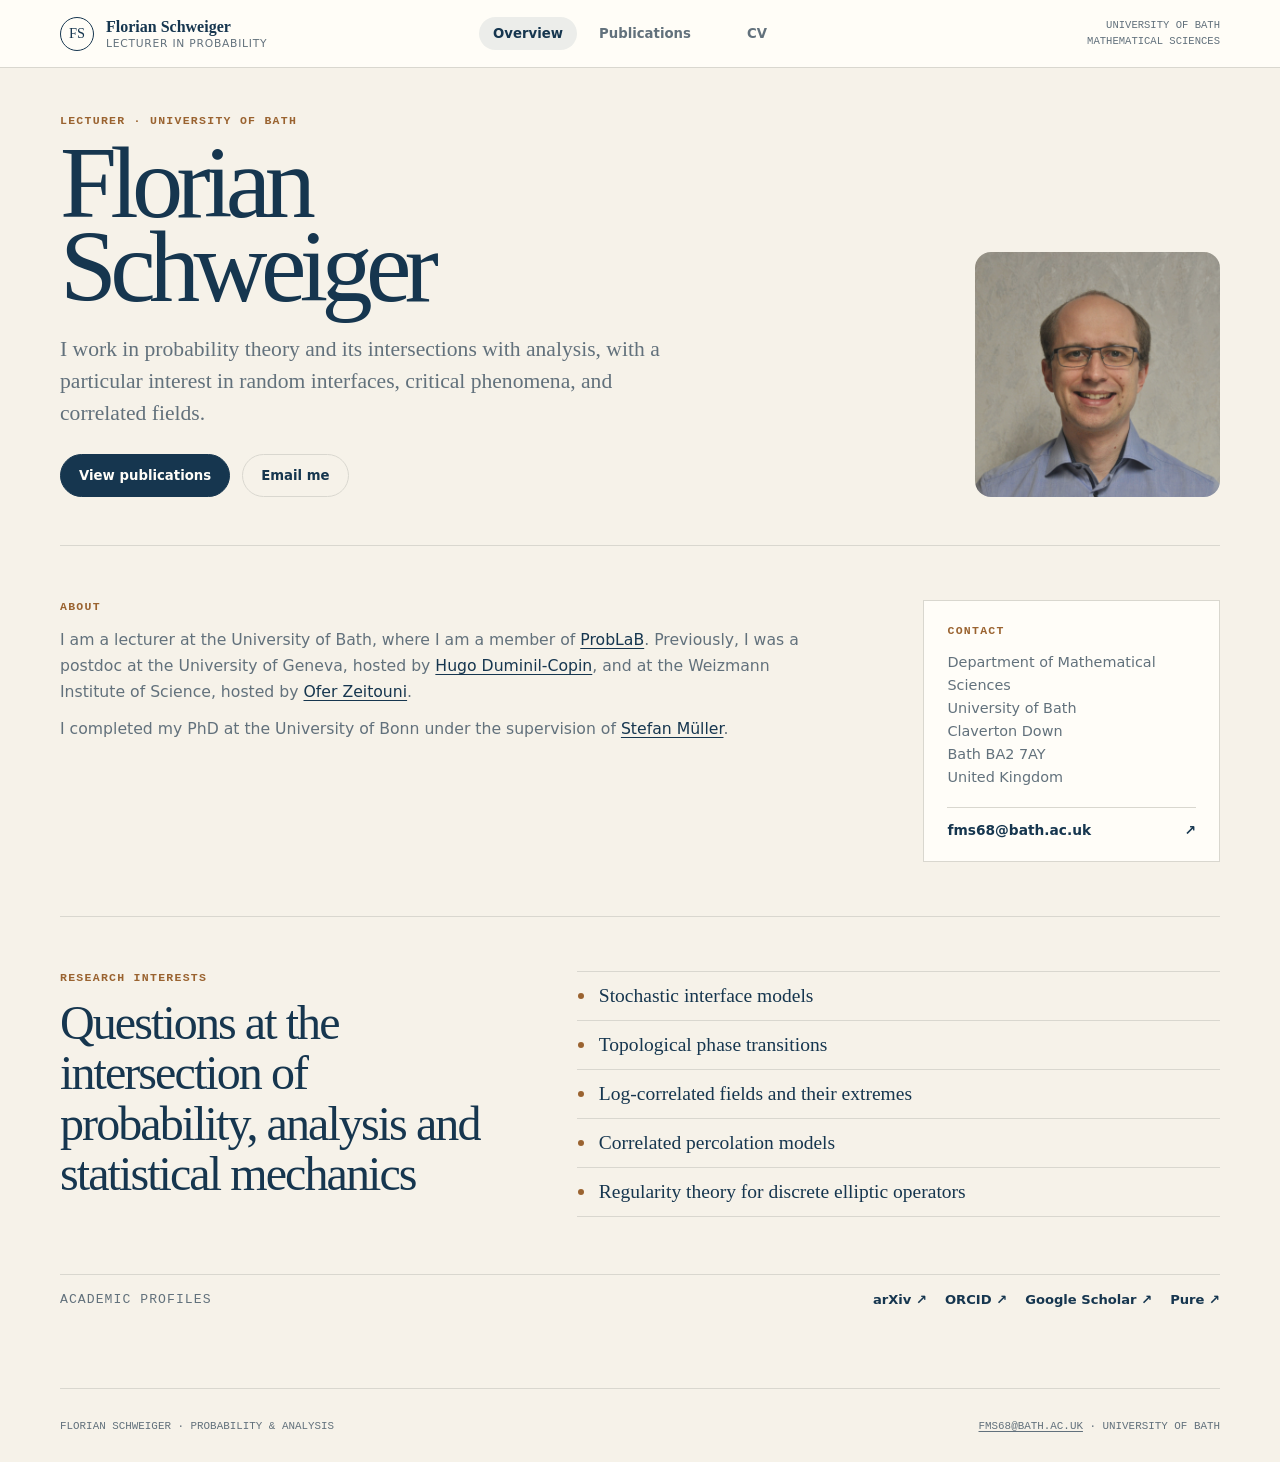
<file: index.html>
<!doctype html>
<html lang="en" data-theme="compact">
<head>
  <meta charset="utf-8">
  <meta name="viewport" content="width=device-width, initial-scale=1">
  <meta name="description" content="Florian Schweiger — probability theory">
  <meta name="theme-color" content="#183b56">
  <title>Florian Schweiger</title>
  <link rel="stylesheet" href="styles.css">
  <script src="site.js" defer></script>
</head>
<body>
  <a class="skip-link" href="#main-content">Skip to content</a>

  <header class="site-header">
    <a class="brand" href="#overview" data-tab-link="overview" aria-label="Florian Schweiger — overview">
      <span class="brand-mark">FS</span>
      <span class="brand-copy"><strong>Florian Schweiger</strong><small>Lecturer in Probability</small></span>
    </a>

    <button class="menu-button" type="button" aria-expanded="false" aria-controls="primary-navigation">
      <span></span><span></span><span></span><span class="sr-only">Open menu</span>
    </button>

    <nav id="primary-navigation" class="primary-nav" aria-label="Primary navigation">
      <a href="#overview" data-tab-link="overview" aria-current="page">Overview</a>
      <a href="#publications" data-tab-link="publications">Publications</a>
      <a href="#cv" data-tab-link="cv">CV</a>
    </nav>

    <div class="header-meta">University of Bath<br>Mathematical Sciences</div>
  </header>

  <main id="main-content">
    <section id="overview" class="page-panel is-active" data-panel="overview" aria-labelledby="overview-title">
      <div class="hero-wrap">
        <div class="hero-copy">
          <p class="eyebrow">Lecturer · University of Bath</p>
          <h1 id="overview-title">Florian<br>Schweiger</h1>
          <p class="lead">I work in probability theory and its intersections with analysis, with a particular interest in random interfaces, critical phenomena, and correlated fields.</p>
          <div class="hero-actions">
            <a class="button primary" href="#publications" data-tab-link="publications">View publications</a>
            <a class="button quiet" href="mailto:fms68@bath.ac.uk">Email me</a>
          </div>
        </div>

        <figure class="portrait-wrap">
          <img src="Florian.JPG" alt="Portrait of Florian Schweiger" width="528" height="528">
        </figure>
      </div>

      <div class="overview-grid">
        <div class="biography content-block">
          <p class="section-label">About</p>
          <p>I am a lecturer at the University of Bath, where I am a member of <a href="https://www.bath.ac.uk/research-centres/probability-laboratory-at-bath/">ProbLaB</a>. Previously, I was a postdoc at the University of Geneva, hosted by <a href="https://www.unige.ch/~duminil/">Hugo Duminil-Copin</a>, and at the Weizmann Institute of Science, hosted by <a href="http://www.wisdom.weizmann.ac.il/~zeitouni/">Ofer Zeitouni</a>.</p>
          <p>I completed my PhD at the University of Bonn under the supervision of <a href="https://www.hcm.uni-bonn.de/people/profile/stefan-mueller/">Stefan Müller</a>.</p>
        </div>

        <aside class="contact-card">
          <p class="section-label">Contact</p>
          <address>
            Department of Mathematical Sciences<br>
            University of Bath<br>
            Claverton Down<br>
            Bath BA2 7AY<br>
            United Kingdom
          </address>
          <a class="contact-link" href="mailto:fms68@bath.ac.uk">fms68@bath.ac.uk <span aria-hidden="true">↗</span></a>
        </aside>
      </div>

      <div class="research-section">
        <div class="research-heading">
          <p class="section-label">Research interests</p>
          <h2>Questions at the intersection of probability, analysis and statistical mechanics</h2>
        </div>
        <ul class="topic-list">
          <li>Stochastic interface models</li>
          <li>Topological phase transitions</li>
          <li>Log-correlated fields and their extremes</li>
          <li>Correlated percolation models</li>
          <li>Regularity theory for discrete elliptic operators</li>
        </ul>
      </div>

      <div class="profile-links" aria-label="Academic profiles">
        <span>Academic profiles</span>
        <a href="https://arxiv.org/a/schweiger_f_1.html">arXiv <span aria-hidden="true">↗</span></a>
        <a href="https://orcid.org/0009-0005-4266-9516">ORCID <span aria-hidden="true">↗</span></a>
        <a href="https://scholar.google.com/citations?user=EttPz_IAAAAJ&amp;hl=de">Google Scholar <span aria-hidden="true">↗</span></a>
	<a href="https://researchportal.bath.ac.uk/en/persons/florian-schweiger/">Pure <span aria-hidden="true">↗</span></a>
      </div>
    </section>

    <section id="publications" class="page-panel" data-panel="publications" aria-labelledby="publications-title">
      <header class="page-intro page-intro--title-only">
        <h1 id="publications-title">Publications</h1>
      </header>

      <div class="publication-list">
        <h2 class="publication-group-title">Preprints &amp; forthcoming</h2>
        <article class="publication">
          <div class="pub-year pub-status">Preprint</div>
          <div class="pub-body"><p class="pub-authors">Simon Buchholz, Codina Cotar, Florian Schweiger</p><h2>Gradient Gibbs measures with non-convex potentials and the universality class of the Gaussian Free Field</h2><p class="pub-journal">Preprint (2026)</p><div class="pub-links"><a href="http://arxiv.org/abs/2608.14526">arXiv:2608.14526</a></div></div>
        </article>
<article class="publication">
          <div class="pub-year pub-status">Preprint</div>
          <div class="pub-body"><p class="pub-authors">Sébastien Ott, Florian Schweiger</p><h2>Quantitative delocalization for solid-on-solid models at high temperature and arbitrary tilt</h2><p class="pub-journal">Preprint (2025)</p><div class="pub-links"><a href="https://arxiv.org/abs/2505.16804">arXiv:2505.16804</a></div></div>
        </article>
        <article class="publication">
          <div class="pub-year pub-status">To appear</div>
          <div class="pub-body"><p class="pub-authors">Florian Schweiger, Wei Wu, Ofer Zeitouni</p><h2>Tightness of the maximum of Ginzburg–Landau fields</h2><p class="pub-journal">Annals of Probability, to appear</p><div class="pub-links"><a href="https://arxiv.org/abs/2403.11500">arXiv:2403.11500</a></div></div>
        </article>

        <h2 class="publication-group-title">Published papers</h2>
        <article class="publication">
          <div class="pub-year">2026</div>
          <div class="pub-body"><p class="pub-authors">Clément Cosco, Shuta Nakajima, Florian Schweiger</p><h2>Asymptotics of the p-capacity in the critical regime</h2><p class="pub-journal">Journal of Convex Analysis 33 (2026), no. 1–2, 13–27</p><div class="pub-links"><a href="https://www.heldermann.de/JCA/JCA33/JCA331/jca33002.htm">Journal</a><a href="https://arxiv.org/abs/2112.03661">arXiv:2112.03661</a></div></div>
        </article>
        <article class="publication">
          <div class="pub-year">2026</div>
          <div class="pub-body"><p class="pub-authors">Nicola De Nitti, Florian Schweiger</p><h2>Scaling limits for fractional polyharmonic Gaussian fields</h2><p class="pub-journal">Annales de l'Institut Henri Poincaré, Probabilités et Statistiques 62 (2026), no. 2, 802–829</p><div class="pub-links"><a href="https://projecteuclid.org/journals/annales-de-linstitut-henri-poincare-probabilites-et-statistiques/volume-62/issue-2/Scaling-limits-for-fractional-polyharmonic-Gaussian-fields/10.1214/24-AIHP1541.short">Journal</a><a href="https://arxiv.org/abs/2301.13781">arXiv:2301.13781</a></div></div>
        </article>
        <article class="publication">
          <div class="pub-year">2024</div>
          <div class="pub-body"><p class="pub-authors">Florian Schweiger</p><h2>Finite range decompositions of Gaussian fields with applications to level-set percolation</h2><p class="pub-journal">Journal of Functional Analysis 286 (2024), no. 5, Paper No. 110285</p><div class="pub-links"><a href="https://www.sciencedirect.com/science/article/pii/S0022123623004421">Journal</a><a href="https://arxiv.org/abs/2212.05756">arXiv:2212.05756</a></div></div>
        </article>
        <article class="publication">
          <div class="pub-year">2024</div>
          <div class="pub-body"><p class="pub-authors">Florian Schweiger, Ofer Zeitouni</p><h2>The maximum of log-correlated Gaussian fields in random environments</h2><p class="pub-journal">Communications on Pure and Applied Mathematics 77 (2024), no. 5, 2778–2859</p><div class="pub-links"><a href="https://onlinelibrary.wiley.com/doi/10.1002/cpa.22181">Journal</a><a href="https://arxiv.org/abs/2205.07210">arXiv:2205.07210</a></div></div>
        </article>
        <article class="publication">
          <div class="pub-year">2021</div>
          <div class="pub-body"><p class="pub-authors">Florian Schweiger</p><h2>Pinning for the critical and supercritical membrane model</h2><p class="pub-journal">Probability and Mathematical Physics 2 (2021), no. 4, 745–820</p><div class="pub-links"><a href="https://msp.org/pmp/2021/2-4/p02.xhtml">Journal</a><a href="https://arxiv.org/abs/2005.14701">arXiv:2005.14701</a></div></div>
        </article>
        <article class="publication">
          <div class="pub-year">2020</div>
          <div class="pub-body"><p class="pub-authors">Florian Schweiger</p><h2>The maximum of the four-dimensional membrane model</h2><p class="pub-journal">Annals of Probability 48 (2020), no. 2, 714–741</p><div class="pub-links"><a href="https://projecteuclid.org/journals/annals-of-probability/volume-48/issue-2/The-maximum-of-the-four-dimensional-membrane-model/10.1214/19-AOP1372.full">Journal</a><a href="https://arxiv.org/abs/1903.02522">arXiv:1903.02522</a></div></div>
        </article>
        <article class="publication">
          <div class="pub-year">2020</div>
          <div class="pub-body"><p class="pub-authors">Stefan Müller, Florian Schweiger, Endre Süli</p><h2>Optimal order finite difference approximation of generalized solutions to the biharmonic equation in a cube</h2><p class="pub-journal">SIAM Journal on Numerical Analysis 58 (2020), no. 1, 298–329</p><div class="pub-links"><a href="https://epubs.siam.org/doi/10.1137/19M1254313">Journal</a><a href="https://arxiv.org/abs/1904.02084">arXiv:1904.02084</a></div></div>
        </article>
        <article class="publication">
          <div class="pub-year">2019</div>
          <div class="pub-body"><p class="pub-authors">Stefan Müller, Florian Schweiger</p><h2>Estimates for the Green's function of the discrete bilaplacian in dimensions 2 and 3</h2><p class="pub-journal">Vietnam Journal of Mathematics 47 (2019), no. 1, 133–181</p><div class="pub-links"><a href="https://link.springer.com/article/10.1007/s10013-018-0325-8">Journal</a><a href="https://arxiv.org/abs/1712.02587">arXiv:1712.02587</a></div></div>
        </article>
        <article class="publication">
          <div class="pub-year">2019</div>
          <div class="pub-body"><p class="pub-authors">Simon Buchholz, Jean-Dominique Deuschel, Noemi Kurt, Florian Schweiger</p><h2>Probability to be positive for the membrane model in dimensions 2 and 3</h2><p class="pub-journal">Electronic Communications in Probability 24 (2019), Paper No. 44</p><div class="pub-links"><a href="https://projecteuclid.org/journals/electronic-communications-in-probability/volume-24/issue-none/Probability-to-be-positive-for-the-membrane-model-in-dimensions/10.1214/19-ECP245.full">Journal</a><a href="https://arxiv.org/abs/1810.05062">arXiv:1810.05062</a></div></div>
        </article>

        <h2 class="publication-group-title">Thesis</h2>
        <article class="publication thesis-publication">
          <div class="pub-year pub-status">Thesis</div>
          <div class="pub-body"><p class="pub-authors">Florian Schweiger</p><h2>On the membrane model and the discrete Bilaplacian</h2><p class="pub-journal">Dissertation, Rheinische Friedrich-Wilhelms-Universität Bonn (2021)</p><div class="pub-links"><a href="https://hdl.handle.net/20.500.11811/9051">BonnDoc</a></div></div>
        </article>
      </div>
    </section>

    <section id="cv" class="page-panel" data-panel="cv" aria-labelledby="cv-title">
      <header class="page-intro page-intro--title-only">
        <h1 id="cv-title">Short CV</h1>
      </header>

      <div class="timeline" aria-label="Curriculum vitae timeline">
        <article class="timeline-item current">
          <div class="timeline-date">2026—</div>
          <div><p class="timeline-type">Current appointment</p><h2>Lecturer</h2><p>Department of Mathematical Sciences<br>University of Bath, United Kingdom</p></div>
        </article>
        <article class="timeline-item">
          <div class="timeline-date">2023—2025</div>
          <div><p class="timeline-type">Academic appointment</p><h2>Postdoctoral researcher</h2><p>University of Geneva, Switzerland<br>Host: Hugo Duminil-Copin</p></div>
        </article>
        <article class="timeline-item">
          <div class="timeline-date">2021—2023</div>
          <div><p class="timeline-type">Academic appointment</p><h2>Postdoctoral researcher</h2><p>Weizmann Institute of Science, Israel<br>Host: Ofer Zeitouni</p></div>
        </article>
        <article class="timeline-item">
          <div class="timeline-date">2016—2020</div>
          <div><p class="timeline-type">Education</p><h2>PhD studies in Mathematics</h2><p>University of Bonn, Germany<br>Supervisor: Stefan Müller</p></div>
        </article>
        <article class="timeline-item compact">
          <div class="timeline-date">2015—2016</div>
          <div><p class="timeline-type">Education</p><h2>MSc Mathematics</h2><p>University of Bonn, Germany</p></div>
        </article>
        <article class="timeline-item compact">
          <div class="timeline-date">2014—2015</div>
          <div><p class="timeline-type">Education</p><h2>MSc Mathematics</h2><p>University of Toronto, Canada</p></div>
        </article>
        <article class="timeline-item compact">
          <div class="timeline-date">2011—2014</div>
          <div><p class="timeline-type">Education</p><h2>BSc Mathematics</h2><p>University of Bonn, Germany</p></div>
        </article>
      </div>

      <aside class="cv-note">
        <p class="section-label">Research network</p>
        <h2>Coauthors</h2>
        <p><a href="https://is.mpg.de/person/sbuchholz">Simon Buchholz</a>, <a href="https://www.ceremade.dauphine.fr/~cosco/">Clément Cosco</a>, <a href="https://www.ucl.ac.uk/mathematical-physical-sciences/statistics/people/academic-and-lecturing-staff/professor-codina-cotar">Codina Cotar</a>, <a href="https://nicodenitti.com/">Nicola De Nitti</a>, <a href="https://www.math.tu-berlin.de/fachgebiete_ag_stochfinanz/fg_wechselwirkende_teilchensysteme/v-menue/mitarbeiter/prof_dr_jean-dominique_deuschel/">Jean-Dominique Deuschel</a>, <a href="https://www.uni-frankfurt.de/124684414/Prof__Dr__Noemi_Kurt">Noemi Kurt</a>, <a href="https://www.hcm.uni-bonn.de/people/profile/stefan-mueller/">Stefan Müller</a>, <a href="https://shuta9nakajima.wordpress.com/">Shuta Nakajima</a>, <a href="https://sites.google.com/view/sebastien-ott/">Sébastien Ott</a>, <a href="http://people.maths.ox.ac.uk/suli/">Endre Süli</a>, <a href="https://shanghai.nyu.edu/academics/faculty/directory/wei-wu">Wei Wu</a>, and <a href="http://www.wisdom.weizmann.ac.il/~zeitouni/">Ofer Zeitouni</a>.</p>
      </aside>
    </section>
  </main>

  <footer class="site-footer">
    <p>Florian Schweiger · Probability &amp; Analysis</p>
    <p><a href="mailto:fms68@bath.ac.uk">fms68@bath.ac.uk</a> · University of Bath</p>
  </footer>
</body>
</html>
</file>
<file: styles.css>
:root {
  color-scheme: light;
  --sans: Inter, ui-sans-serif, system-ui, -apple-system, BlinkMacSystemFont, "Segoe UI", sans-serif;
  --serif: Georgia, "Times New Roman", serif;
  --mono: "SFMono-Regular", Consolas, "Liberation Mono", monospace;
  --page: #f6f2e9;
  --surface: #fffdf8;
  --ink: #16364f;
  --muted: #62717c;
  --line: #d9d7cf;
  --accent: #9a6330;
  --accent-strong: #74451e;
  --header: rgba(255, 253, 248, .94);
  --max: 1160px;
}

/* Optional warm palette preview: burgundy, gold, and parchment */
html.palette-burgundy {
  --page: #f5eee5;
  --surface: #fffaf3;
  --ink: #681f2c;
  --muted: #75686a;
  --line: #ddd0c5;
  --accent: #9a6330;
  --accent-strong: #74451e;
  --header: rgba(255, 250, 243, .94);
}

* { box-sizing: border-box; }

html { scroll-behavior: smooth; }

body {
  min-width: 290px;
  margin: 0;
  color: var(--ink);
  background: var(--page);
  font-family: var(--sans);
  -webkit-font-smoothing: antialiased;
}

a { color: inherit; text-decoration-thickness: 1px; text-underline-offset: .2em; }
a:hover { color: var(--accent-strong); }
img { display: block; max-width: 100%; }
button { font: inherit; }

.sr-only {
  position: absolute;
  width: 1px;
  height: 1px;
  padding: 0;
  margin: -1px;
  overflow: hidden;
  clip: rect(0, 0, 0, 0);
  white-space: nowrap;
  border: 0;
}

.skip-link {
  position: fixed;
  z-index: 100;
  top: 10px;
  left: 10px;
  padding: 10px 14px;
  color: white;
  background: #111;
  transform: translateY(-150%);
}
.skip-link:focus { transform: translateY(0); }

.site-header {
  position: sticky;
  z-index: 20;
  top: 0;
  display: grid;
  grid-template-columns: 1fr auto 1fr;
  align-items: center;
  min-height: 88px;
  padding: 0 max(30px, calc((100vw - var(--max)) / 2));
  border-bottom: 1px solid var(--line);
  background: var(--header);
  backdrop-filter: blur(14px);
}

.brand {
  display: inline-flex;
  align-items: center;
  justify-self: start;
  gap: 12px;
  text-decoration: none;
}

.brand-mark {
  display: grid;
  width: 38px;
  height: 38px;
  place-items: center;
  border: 1px solid currentColor;
  border-radius: 50%;
  font-family: var(--serif);
  font-size: .9rem;
}

.brand-copy { display: grid; gap: 1px; }
.brand-copy strong { font-family: var(--serif); font-size: 1rem; font-weight: 600; }
.brand-copy small { color: var(--muted); font-size: .67rem; letter-spacing: .07em; text-transform: uppercase; }

.primary-nav { display: flex; align-items: center; gap: 8px; }
.primary-nav a {
  min-width: 96px;
  padding: 12px 16px;
  border-radius: 999px;
  color: var(--muted);
  font-size: .83rem;
  font-weight: 700;
  text-align: center;
  text-decoration: none;
}
.primary-nav a:hover,
.primary-nav a[aria-current] { color: var(--ink); background: rgba(22, 54, 79, .08); }

.header-meta {
  justify-self: end;
  color: var(--muted);
  font-family: var(--mono);
  font-size: .66rem;
  line-height: 1.5;
  text-align: right;
  text-transform: uppercase;
}

.menu-button {
  display: none;
  width: 44px;
  height: 44px;
  padding: 11px;
  border: 1px solid var(--line);
  border-radius: 50%;
  color: var(--ink);
  background: transparent;
}
.menu-button span:not(.sr-only) { display: block; height: 1px; margin: 4px 0; background: currentColor; }

main { min-height: calc(100vh - 170px); }

.page-panel {
  width: min(var(--max), calc(100% - 60px));
  margin: 0 auto;
  padding: 84px 0 96px;
  animation: reveal .36s ease both;
}
.page-panel[hidden] { display: none; }

@keyframes reveal {
  from { opacity: 0; transform: translateY(7px); }
  to { opacity: 1; transform: translateY(0); }
}

.hero-wrap {
  display: grid;
  grid-template-columns: minmax(0, 1.55fr) minmax(260px, .7fr);
  align-items: end;
  gap: clamp(50px, 9vw, 130px);
  min-height: 570px;
  padding-bottom: 86px;
  border-bottom: 1px solid var(--line);
}

.eyebrow,
.section-label,
.timeline-type {
  margin: 0 0 20px;
  color: var(--accent);
  font-family: var(--mono);
  font-size: .72rem;
  font-weight: 700;
  letter-spacing: .11em;
  text-transform: uppercase;
}

.hero-copy h1,
.page-intro h1 {
  margin: 0;
  font-family: var(--serif);
  font-size: clamp(4.5rem, 10vw, 8.7rem);
  font-weight: 400;
  letter-spacing: -.065em;
  line-height: .78;
}

.lead {
  max-width: 680px;
  margin: 42px 0 0;
  color: var(--muted);
  font-family: var(--serif);
  font-size: clamp(1.25rem, 2.1vw, 1.75rem);
  line-height: 1.45;
}

.hero-actions { display: flex; flex-wrap: wrap; gap: 12px; margin-top: 35px; }
.button {
  display: inline-flex;
  align-items: center;
  justify-content: center;
  min-height: 50px;
  padding: 0 22px;
  border: 1px solid var(--line);
  border-radius: 999px;
  font-size: .83rem;
  font-weight: 750;
  text-decoration: none;
}
.button.primary { border-color: var(--ink); color: var(--surface); background: var(--ink); }
.button.primary:hover { border-color: var(--accent-strong); color: white; background: var(--accent-strong); }
.button.quiet { background: transparent; }

.portrait-wrap { margin: 0; }
.portrait-wrap img {
  width: 100%;
  aspect-ratio: 4 / 5;
  border-radius: 160px 160px 12px 12px;
  object-fit: cover;
  object-position: center top;
  filter: saturate(.86) contrast(.98);
}
.portrait-wrap figcaption { margin-top: 14px; color: var(--muted); font-family: var(--mono); font-size: .68rem; line-height: 1.55; text-transform: uppercase; }

.overview-grid {
  display: grid;
  grid-template-columns: minmax(0, 1.6fr) minmax(280px, .7fr);
  gap: clamp(50px, 10vw, 150px);
  padding: 96px 0;
  border-bottom: 1px solid var(--line);
}

.content-block h2,
.research-heading h2 {
  max-width: 720px;
  margin: 0 0 30px;
  font-family: var(--serif);
  font-size: clamp(2.3rem, 5vw, 4rem);
  font-weight: 400;
  letter-spacing: -.04em;
  line-height: 1.05;
}
.content-block > p:not(.section-label) { max-width: 760px; color: var(--muted); font-size: 1.04rem; line-height: 1.8; }
.content-block a { color: var(--ink); }

.contact-card { align-self: start; padding: 30px; border: 1px solid var(--line); background: var(--surface); }
.contact-card address { color: var(--muted); font-style: normal; line-height: 1.75; }
.contact-link { display: flex; justify-content: space-between; margin-top: 28px; padding-top: 18px; border-top: 1px solid var(--line); font-weight: 700; text-decoration: none; }

.research-section { display: grid; grid-template-columns: .9fr 1.1fr; gap: clamp(50px, 10vw, 150px); padding: 96px 0; }
.topic-list { margin: 0; padding: 0; list-style: none; border-top: 1px solid var(--line); }
.topic-list li { position: relative; display: block; padding: 21px 0 21px 25px; border-bottom: 1px solid var(--line); font-family: var(--serif); font-size: clamp(1.12rem, 2vw, 1.45rem); }
.topic-list li::before { position: absolute; top: 50%; left: 1px; width: 6px; height: 6px; border-radius: 50%; background: var(--accent); content: ""; transform: translateY(-50%); }

.profile-links {
  display: flex;
  align-items: center;
  gap: 18px;
  padding: 24px 0;
  border-top: 1px solid var(--line);
  color: var(--muted);
  font-size: .82rem;
}
.profile-links > span { margin-right: auto; font-family: var(--mono); letter-spacing: .08em; text-transform: uppercase; }
.profile-links a { color: var(--ink); font-weight: 700; text-decoration: none; }

.page-intro { display: grid; grid-template-columns: 1.2fr .8fr; column-gap: 80px; align-items: end; padding: 20px 0 86px; border-bottom: 1px solid var(--line); }
.page-intro.page-intro--title-only { display: block; }
.page-intro .eyebrow { grid-column: 1 / -1; }
.page-intro h1 { font-size: clamp(4rem, 9vw, 8rem); line-height: .9; }
.page-intro > p:last-child { max-width: 510px; margin: 0; color: var(--muted); font-family: var(--serif); font-size: 1.25rem; line-height: 1.6; }

.publication-list { border-bottom: 1px solid var(--line); }
.publication-group-title {
  margin: 0;
  padding: 30px 0 15px;
  border-bottom: 1px solid var(--line);
  color: var(--accent);
  font-family: var(--mono);
  font-size: .73rem;
  font-weight: 700;
  letter-spacing: .11em;
  text-transform: uppercase;
}
.publication-group-title:not(:first-child) { padding-top: 46px; }
.publication { display: grid; grid-template-columns: 130px minmax(0, 1fr); gap: 35px; padding: 44px 0; border-bottom: 1px solid var(--line); }
.publication:last-child { border-bottom: 0; }
.pub-year { padding-top: 5px; color: var(--accent); font: 700 .77rem/1 var(--mono); }
.pub-status { line-height: 1.35; text-transform: uppercase; }
.pub-authors { margin: 0 0 8px; color: var(--muted); font-size: .88rem; line-height: 1.55; }
.pub-body h2 { max-width: 830px; margin: 0; font-family: var(--serif); font-size: clamp(1.55rem, 3vw, 2.4rem); font-weight: 400; letter-spacing: -.026em; line-height: 1.2; }
.pub-journal { margin: 12px 0 0; color: var(--muted); font-size: .91rem; line-height: 1.55; }
.pub-links { display: flex; flex-wrap: wrap; gap: 9px; margin-top: 20px; }
.pub-links a {
  padding: 8px 12px;
  border: 1px solid var(--line);
  border-radius: 999px;
  font: 700 .7rem/1 var(--mono);
  text-decoration: none;
}

.supplementary-grid { display: grid; grid-template-columns: repeat(3, 1fr); gap: 18px; padding-top: 70px; }
.supplementary-grid article { display: flex; min-height: 330px; padding: 28px; border: 1px solid var(--line); background: var(--surface); flex-direction: column; }
.supplementary-grid h2 { margin: 0; font-family: var(--serif); font-size: 1.55rem; font-weight: 400; line-height: 1.25; }
.supplementary-grid article > p:not(.section-label) { color: var(--muted); font-size: .88rem; line-height: 1.6; }
.supplementary-grid article > a { margin-top: auto; padding-top: 20px; border-top: 1px solid var(--line); font-size: .8rem; font-weight: 700; text-decoration: none; }

.timeline { margin-top: 20px; border-top: 1px solid var(--line); }
.timeline-item { position: relative; display: grid; grid-template-columns: 230px 1fr; gap: 40px; padding: 48px 0; border-bottom: 1px solid var(--line); }
.timeline-item.current::before { position: absolute; top: -5px; left: 0; width: 9px; height: 9px; border-radius: 50%; background: var(--accent); content: ""; }
.timeline-date { padding-top: 5px; color: var(--accent); font: 700 .78rem/1.2 var(--mono); }
.timeline-type { margin-bottom: 9px; }
.timeline-item h2 { margin: 0; font-family: var(--serif); font-size: clamp(1.75rem, 3vw, 2.7rem); font-weight: 400; letter-spacing: -.03em; }
.timeline-item p:last-child { margin: 10px 0 0; color: var(--muted); line-height: 1.65; }
.timeline-item.compact { padding-block: 34px; }
.timeline-item.compact h2 { font-size: 1.75rem; }

.cv-note { display: grid; grid-template-columns: 180px 1fr 2fr; gap: 45px; margin-top: 70px; padding: 34px; border: 1px solid var(--line); background: var(--surface); }
.cv-note h2 { margin: 0; font-family: var(--serif); font-size: 1.8rem; font-weight: 400; }
.cv-note > p:last-child { margin: 0; color: var(--muted); line-height: 1.8; }
.cv-note a { color: var(--ink); }

.site-footer {
  display: flex;
  justify-content: space-between;
  width: min(var(--max), calc(100% - 60px));
  margin: auto;
  padding: 28px 0;
  border-top: 1px solid var(--line);
  color: var(--muted);
  font-family: var(--mono);
  font-size: .68rem;
  text-transform: uppercase;
}

/* Compact Heritage: the preferred direction with a tighter information rhythm */
html[data-theme="compact"] .site-header {
  min-height: 68px;
}

html[data-theme="compact"] .brand-mark {
  width: 34px;
  height: 34px;
}

html[data-theme="compact"] .primary-nav a {
  min-width: 88px;
  padding: 9px 14px;
}

html[data-theme="compact"] .page-panel {
  padding-top: 46px;
  padding-bottom: 64px;
}

html[data-theme="compact"] .hero-wrap {
  grid-template-columns: minmax(0, 1.7fr) minmax(210px, .56fr);
  gap: clamp(38px, 7vw, 82px);
  min-height: 430px;
  padding-bottom: 48px;
}

html[data-theme="compact"] .hero-copy h1 {
  font-size: clamp(3.8rem, 8vw, 6.4rem);
  line-height: .82;
}

html[data-theme="compact"] .eyebrow,
html[data-theme="compact"] .section-label,
html[data-theme="compact"] .timeline-type {
  margin-bottom: 14px;
}

html[data-theme="compact"] .lead {
  max-width: 620px;
  margin-top: 25px;
  font-size: clamp(1.08rem, 1.7vw, 1.35rem);
  line-height: 1.48;
}

html[data-theme="compact"] .hero-actions {
  margin-top: 24px;
}

html[data-theme="compact"] .button {
  min-height: 43px;
  padding-inline: 18px;
}

html[data-theme="compact"] .portrait-wrap {
  width: min(100%, 245px);
  justify-self: end;
}

html[data-theme="compact"] .portrait-wrap img {
  height: auto;
  aspect-ratio: auto;
  border-radius: 16px;
  object-fit: contain;
  object-position: center;
}

html[data-theme="compact"] .portrait-wrap figcaption {
  margin-top: 10px;
}

html[data-theme="compact"] .overview-grid {
  grid-template-columns: minmax(0, 1.7fr) minmax(250px, .65fr);
  gap: clamp(42px, 7vw, 88px);
  padding: 54px 0;
}

html[data-theme="compact"] .content-block h2,
html[data-theme="compact"] .research-heading h2 {
  margin-bottom: 20px;
  font-size: clamp(2rem, 4vw, 3rem);
}

html[data-theme="compact"] .content-block > p:not(.section-label) {
  margin-block: 10px;
  font-size: .98rem;
  line-height: 1.68;
}

html[data-theme="compact"] .contact-card {
  padding: 23px;
}

html[data-theme="compact"] .contact-card address {
  font-size: .9rem;
  line-height: 1.6;
}

html[data-theme="compact"] .contact-link {
  margin-top: 18px;
  padding-top: 14px;
  font-size: .86rem;
}

html[data-theme="compact"] .research-section {
  grid-template-columns: .8fr 1.2fr;
  gap: clamp(42px, 7vw, 88px);
  padding: 54px 0;
}

html[data-theme="compact"] .topic-list li {
  padding: 13px 0 13px 22px;
  font-size: clamp(1rem, 1.7vw, 1.22rem);
}

html[data-theme="compact"] .profile-links {
  padding-block: 17px;
}

html[data-theme="compact"] .page-intro {
  grid-template-columns: 1.25fr .75fr;
  padding: 4px 0 48px;
}

html[data-theme="compact"] .page-intro h1 {
  font-size: clamp(3.7rem, 7vw, 6rem);
}

html[data-theme="compact"] .page-intro > p:last-child {
  font-size: 1.08rem;
  line-height: 1.5;
}

html[data-theme="compact"] .publication {
  grid-template-columns: 90px minmax(0, 1fr);
  gap: 20px;
  padding: 22px 0;
}

html[data-theme="compact"] .publication-group-title {
  padding-top: 22px;
  padding-bottom: 11px;
}

html[data-theme="compact"] .publication-group-title:not(:first-child) {
  padding-top: 28px;
}

html[data-theme="compact"] .pub-body h2 {
  font-size: clamp(1.18rem, 1.9vw, 1.55rem);
  line-height: 1.28;
}

html[data-theme="compact"] .pub-authors {
  margin-bottom: 7px;
  font-size: 1rem;
}

html[data-theme="compact"] .pub-journal {
  margin-top: 8px;
  font-size: 1.02rem;
}

html[data-theme="compact"] .pub-links {
  margin-top: 11px;
}

html[data-theme="compact"] .supplementary-grid {
  gap: 14px;
  padding-top: 42px;
}

html[data-theme="compact"] .supplementary-grid article {
  min-height: 250px;
  padding: 22px;
}

html[data-theme="compact"] .supplementary-grid h2 {
  font-size: 1.3rem;
}

html[data-theme="compact"] .timeline-item {
  grid-template-columns: 170px 1fr;
  gap: 24px;
  padding: 24px 0;
}

html[data-theme="compact"] .timeline-item h2 {
  font-size: clamp(1.3rem, 2vw, 1.7rem);
}

html[data-theme="compact"] .timeline-item p:last-child {
  margin-top: 8px;
  font-size: 1.05rem;
  line-height: 1.55;
}

html[data-theme="compact"] .timeline-item.compact {
  padding-block: 20px;
}

html[data-theme="compact"] .timeline-item.compact h2 {
  font-size: 1.35rem;
}

html[data-theme="compact"] .cv-note {
  grid-template-columns: 140px .7fr 2fr;
  gap: 30px;
  margin-top: 45px;
  padding: 25px;
}

html[data-theme="compact"] .site-footer {
  padding-block: 20px;
}

/* Journal: a dark editorial direction */
html[data-theme="journal"] {
  --page: #0d2536;
  --surface: #f3eee4;
  --ink: #f4eee3;
  --muted: #aab9c2;
  --line: rgba(236, 239, 231, .2);
  --accent: #e7a84a;
  --accent-strong: #ffc66e;
  --header: rgba(13, 37, 54, .94);
}

html[data-theme="journal"] .site-header { min-height: 78px; }
html[data-theme="journal"] .brand-mark { border-radius: 4px; color: var(--page); background: var(--accent); }
html[data-theme="journal"] .brand-copy strong { font-family: var(--sans); font-size: .88rem; letter-spacing: .03em; text-transform: uppercase; }
html[data-theme="journal"] .primary-nav a[aria-current],
html[data-theme="journal"] .primary-nav a:hover { color: var(--page); background: var(--accent); }
html[data-theme="journal"] .hero-wrap { grid-template-columns: minmax(0, 1.2fr) minmax(310px, .8fr); min-height: 640px; }
html[data-theme="journal"] .hero-copy h1,
html[data-theme="journal"] .page-intro h1 { font-family: var(--sans); font-weight: 750; letter-spacing: -.075em; line-height: .82; }
html[data-theme="journal"] .lead { color: var(--ink); font-family: var(--sans); font-size: clamp(1.15rem, 2vw, 1.55rem); }
html[data-theme="journal"] .button.primary { border-color: var(--accent); color: var(--page); background: var(--accent); }
html[data-theme="journal"] .button.quiet { color: var(--ink); }
html[data-theme="journal"] .portrait-wrap img { aspect-ratio: 1; border: 12px solid rgba(255,255,255,.06); border-radius: 50%; filter: grayscale(1) contrast(1.08); }
html[data-theme="journal"] .content-block h2,
html[data-theme="journal"] .research-heading h2,
html[data-theme="journal"] .pub-body h2,
html[data-theme="journal"] .timeline-item h2 { font-family: var(--sans); font-weight: 650; }
html[data-theme="journal"] .contact-card,
html[data-theme="journal"] .supplementary-grid article,
html[data-theme="journal"] .cv-note { color: #163041; background: var(--surface); }
html[data-theme="journal"] .contact-card .section-label,
html[data-theme="journal"] .supplementary-grid .section-label,
html[data-theme="journal"] .cv-note .section-label { color: #9c5e18; }
html[data-theme="journal"] .contact-card address,
html[data-theme="journal"] .supplementary-grid article > p:not(.section-label),
html[data-theme="journal"] .cv-note > p:last-child { color: #5c6d76; }
html[data-theme="journal"] .contact-card a,
html[data-theme="journal"] .supplementary-grid a,
html[data-theme="journal"] .cv-note a { color: #163041; }
html[data-theme="journal"] .topic-list li { font-family: var(--sans); font-weight: 650; }
html[data-theme="journal"] .pub-links a { border-color: rgba(255,255,255,.35); }

/* Minimal: an architectural sidebar direction */
html[data-theme="minimal"] {
  --page: #ffffff;
  --surface: #f6f7f9;
  --ink: #111827;
  --muted: #697281;
  --line: #e2e5ea;
  --accent: #185adb;
  --accent-strong: #0d46b5;
  --header: #fff;
  --max: 1080px;
}

html[data-theme="minimal"] .site-header {
  position: fixed;
  z-index: 20;
  top: 0;
  bottom: 0;
  left: 0;
  display: flex;
  width: 245px;
  min-height: 100vh;
  padding: 36px 30px;
  border-right: 1px solid var(--line);
  border-bottom: 0;
  flex-direction: column;
  align-items: stretch;
  background: var(--header);
}
html[data-theme="minimal"] .brand { align-items: flex-start; flex-direction: column; gap: 20px; }
html[data-theme="minimal"] .brand-mark { width: 52px; height: 52px; border: 0; border-radius: 0; color: white; background: var(--accent); font-family: var(--sans); font-weight: 800; }
html[data-theme="minimal"] .brand-copy strong { font-family: var(--sans); font-size: .95rem; }
html[data-theme="minimal"] .primary-nav { width: 100%; margin: 78px 0 0; flex-direction: column; align-items: stretch; gap: 3px; }
html[data-theme="minimal"] .primary-nav a { display: flex; justify-content: space-between; min-width: 0; padding: 13px 0; border-radius: 0; border-bottom: 1px solid var(--line); text-align: left; }
html[data-theme="minimal"] .primary-nav a::after { color: var(--line); content: "→"; }
html[data-theme="minimal"] .primary-nav a[aria-current],
html[data-theme="minimal"] .primary-nav a:hover { color: var(--accent); background: transparent; }
html[data-theme="minimal"] .header-meta { margin-top: auto; text-align: left; }
html[data-theme="minimal"] main,
html[data-theme="minimal"] .site-footer { margin-left: 245px; }
html[data-theme="minimal"] .page-panel { width: min(var(--max), calc(100vw - 245px - 80px)); }
html[data-theme="minimal"] .hero-wrap { grid-template-columns: minmax(0, 1fr) minmax(240px, .48fr); min-height: 660px; }
html[data-theme="minimal"] .hero-copy h1,
html[data-theme="minimal"] .page-intro h1 { font-family: var(--sans); font-weight: 760; letter-spacing: -.075em; line-height: .82; }
html[data-theme="minimal"] .lead { font-family: var(--sans); }
html[data-theme="minimal"] .portrait-wrap img { border-radius: 0; filter: grayscale(.8) contrast(1.07); }
html[data-theme="minimal"] .content-block h2,
html[data-theme="minimal"] .research-heading h2,
html[data-theme="minimal"] .pub-body h2,
html[data-theme="minimal"] .timeline-item h2 { font-family: var(--sans); font-weight: 650; }
html[data-theme="minimal"] .contact-card { border-width: 0 0 0 3px; border-color: var(--accent); }
html[data-theme="minimal"] .topic-list li { font-family: var(--sans); font-weight: 630; }
html[data-theme="minimal"] .pub-links a { border-radius: 3px; }
html[data-theme="minimal"] .supplementary-grid article { border-top: 3px solid var(--accent); }
html[data-theme="minimal"] .site-footer { width: auto; margin-right: max(40px, calc((100vw - 245px - var(--max)) / 2)); padding-left: max(40px, calc((100vw - 245px - var(--max)) / 2)); }

@media (max-width: 900px) {
  .site-header,
  html[data-theme="minimal"] .site-header {
    position: sticky;
    display: flex;
    width: auto;
    min-height: 72px;
    padding: 0 24px;
    border-right: 0;
    border-bottom: 1px solid var(--line);
    flex-direction: row;
    align-items: center;
  }

  .brand-copy small,
  .header-meta { display: none; }
  html[data-theme="minimal"] .brand { align-items: center; flex-direction: row; gap: 12px; }
  html[data-theme="minimal"] .brand-mark { width: 38px; height: 38px; }
  .menu-button { display: block; margin-left: auto; }

  .primary-nav,
  html[data-theme="minimal"] .primary-nav {
    position: absolute;
    top: calc(100% + 1px);
    right: 0;
    left: 0;
    display: none;
    width: auto;
    margin: 0;
    padding: 12px 24px 20px;
    border-bottom: 1px solid var(--line);
    background: var(--header);
    box-shadow: 0 18px 30px rgba(10, 20, 30, .12);
    flex-direction: column;
    align-items: stretch;
  }
  .primary-nav.is-open { display: flex; }
  .primary-nav a,
  html[data-theme="minimal"] .primary-nav a { padding: 14px 16px; border: 0; border-radius: 6px; text-align: left; }

  html[data-theme="minimal"] main,
  html[data-theme="minimal"] .site-footer { margin-left: auto; }
  html[data-theme="minimal"] .page-panel { width: min(var(--max), calc(100% - 48px)); }

  .page-panel { width: min(var(--max), calc(100% - 48px)); padding-top: 55px; }
  .hero-wrap,
  html[data-theme="journal"] .hero-wrap,
  html[data-theme="minimal"] .hero-wrap { grid-template-columns: 1fr 250px; gap: 45px; min-height: 520px; }
  .overview-grid { grid-template-columns: 1fr; gap: 50px; }
  .contact-card { max-width: 520px; }
  .research-section { grid-template-columns: 1fr; gap: 35px; }
  .supplementary-grid { grid-template-columns: 1fr 1fr; }
  .supplementary-grid article:last-child { grid-column: 1 / -1; min-height: 250px; }
  .cv-note { grid-template-columns: 1fr 2fr; }
  .cv-note .section-label { grid-column: 1 / -1; }

  html[data-theme="compact"] .site-header { min-height: 64px; }
  html[data-theme="compact"] .hero-wrap { grid-template-columns: 1fr 220px; min-height: 390px; }
  html[data-theme="compact"] .overview-grid,
  html[data-theme="compact"] .research-section { grid-template-columns: 1fr; gap: 34px; }
  html[data-theme="compact"] .contact-card { max-width: 480px; }
  html[data-theme="compact"] .cv-note { grid-template-columns: 1fr 2fr; }
}

@media (max-width: 620px) {
  .site-header,
  html[data-theme="minimal"] .site-header { padding-inline: 16px; }
  .brand-mark { width: 36px; height: 36px; }
  .brand-copy strong { font-size: .9rem; }
  .page-panel,
  html[data-theme="minimal"] .page-panel { width: min(100% - 32px, 560px); padding: 38px 0 70px; }

  .hero-wrap,
  html[data-theme="journal"] .hero-wrap,
  html[data-theme="minimal"] .hero-wrap {
    display: flex;
    min-height: 0;
    padding-bottom: 54px;
    flex-direction: column;
    align-items: stretch;
  }
  .hero-copy h1 { font-size: clamp(3.5rem, 22vw, 6.3rem); }
  .lead { margin-top: 30px; }
  .portrait-wrap { display: grid; grid-template-columns: 112px 1fr; gap: 18px; align-items: end; order: -1; }
  .portrait-wrap img,
  html[data-theme="journal"] .portrait-wrap img { width: 112px; height: 112px; aspect-ratio: 1; border: 0; border-radius: 50%; }
  html[data-theme="minimal"] .portrait-wrap img { border-radius: 0; }
  .portrait-wrap figcaption { margin: 0; }

  .overview-grid { padding: 60px 0; }
  .content-block h2,
  .research-heading h2 { font-size: clamp(2rem, 10vw, 3.2rem); }
  .contact-card { padding: 24px; }
  .research-section { padding: 60px 0; }
  .topic-list li { grid-template-columns: 35px 1fr; }
  .profile-links { flex-wrap: wrap; }
  .profile-links > span { width: 100%; margin-right: 0; }

  .page-intro { display: block; padding: 8px 0 50px; }
  .page-intro h1 { font-size: clamp(3.7rem, 18vw, 6rem); }
  .page-intro > p:last-child { margin-top: 28px; font-size: 1.08rem; }
  .publication { grid-template-columns: 1fr; gap: 14px; padding: 34px 0; }
  .pub-body h2 { font-size: 1.55rem; }
  .supplementary-grid { grid-template-columns: 1fr; padding-top: 45px; }
  .supplementary-grid article,
  .supplementary-grid article:last-child { grid-column: auto; min-height: 290px; }

  .timeline-item { grid-template-columns: 1fr; gap: 12px; padding: 35px 0; }
  .timeline-item.current::before { left: auto; right: 0; }
  .cv-note { grid-template-columns: 1fr; gap: 12px; padding: 25px; }
  .cv-note .section-label { grid-column: auto; }

  .site-footer,
  html[data-theme="minimal"] .site-footer { display: block; width: min(100% - 32px, 560px); margin-inline: auto; padding-left: 0; }

  html[data-theme="compact"] .page-panel { padding-top: 28px; }
  html[data-theme="compact"] .hero-wrap { min-height: 0; padding-bottom: 38px; }
  html[data-theme="compact"] .portrait-wrap { width: auto; justify-self: auto; }
  html[data-theme="compact"] .overview-grid,
  html[data-theme="compact"] .research-section { padding-block: 44px; }
  html[data-theme="compact"] .page-intro { padding-bottom: 38px; }
  html[data-theme="compact"] .publication { grid-template-columns: 1fr; gap: 8px; padding: 20px 0; }
  html[data-theme="compact"] .timeline-item { grid-template-columns: 1fr; gap: 7px; padding: 22px 0; }
  html[data-theme="compact"] .cv-note { grid-template-columns: 1fr; gap: 10px; }
}

@media (prefers-reduced-motion: reduce) {
  *, *::before, *::after { scroll-behavior: auto !important; animation-duration: .01ms !important; }
}
</file>
